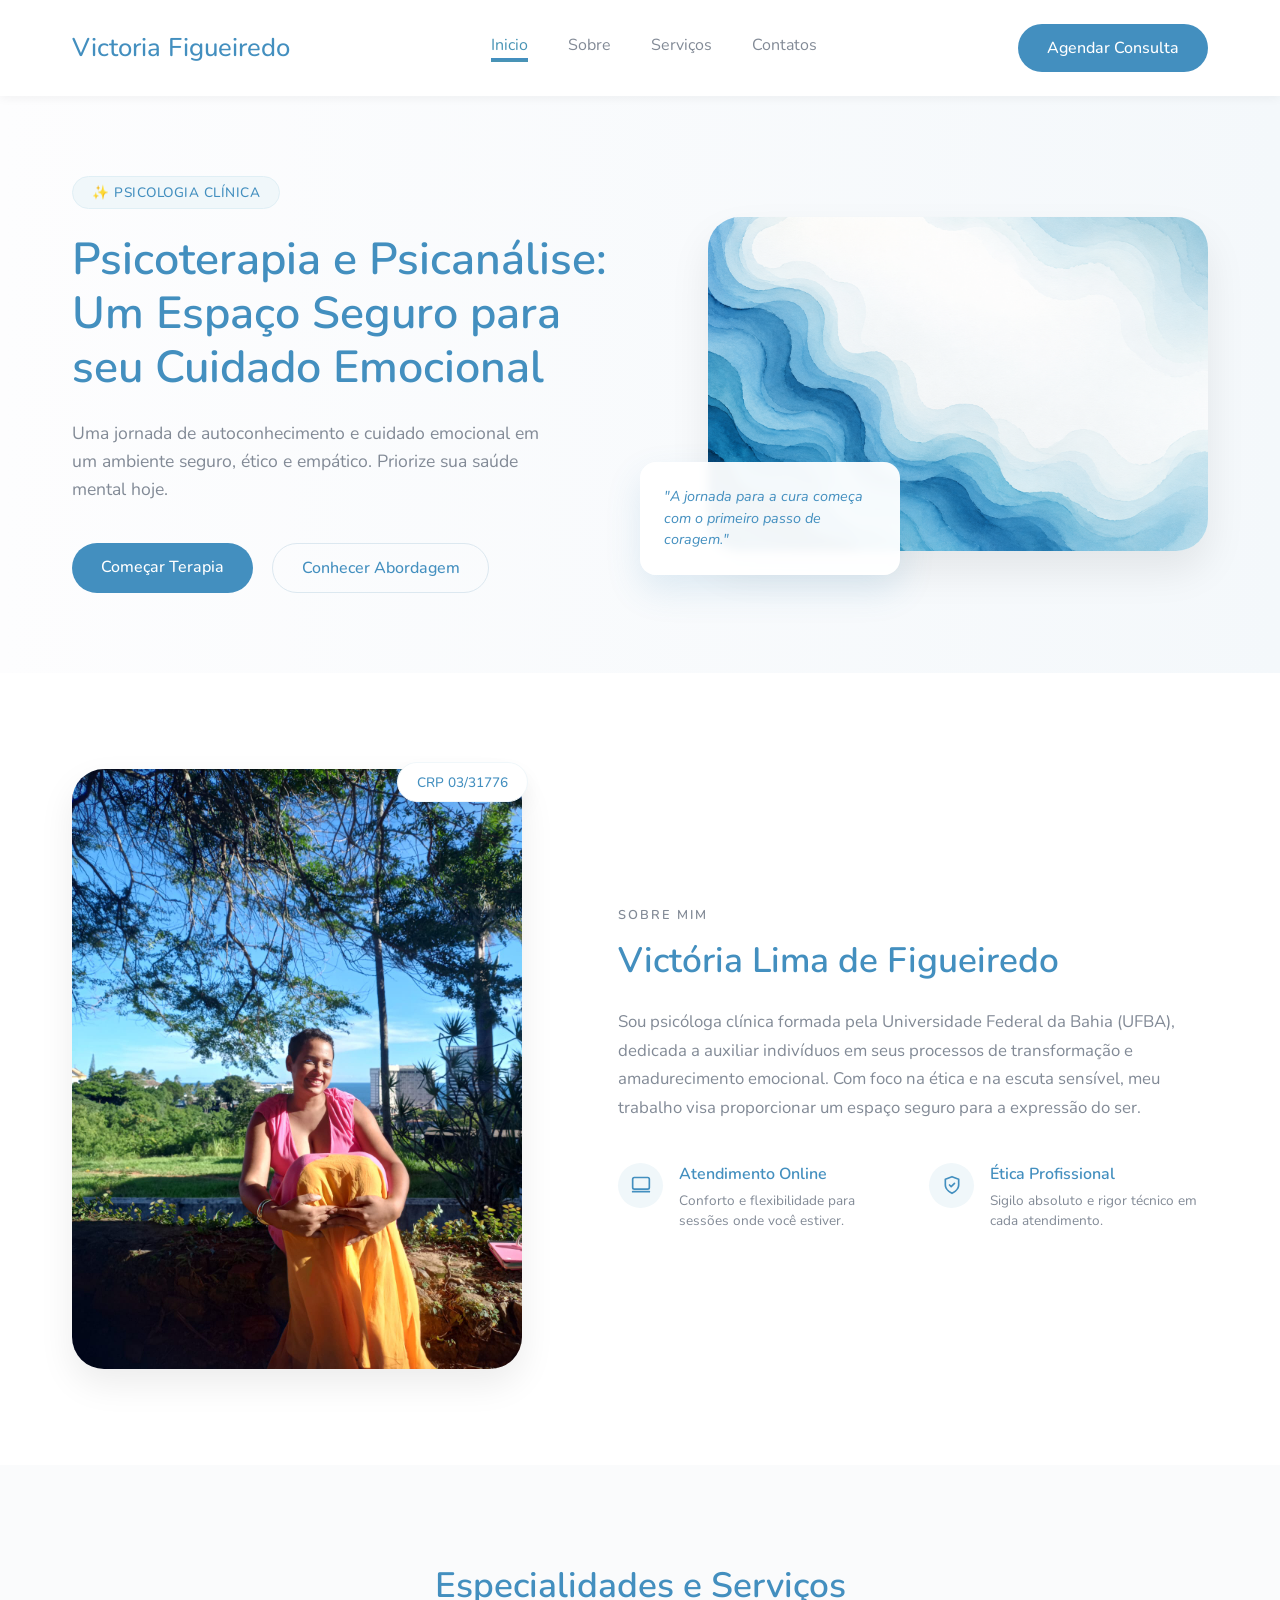
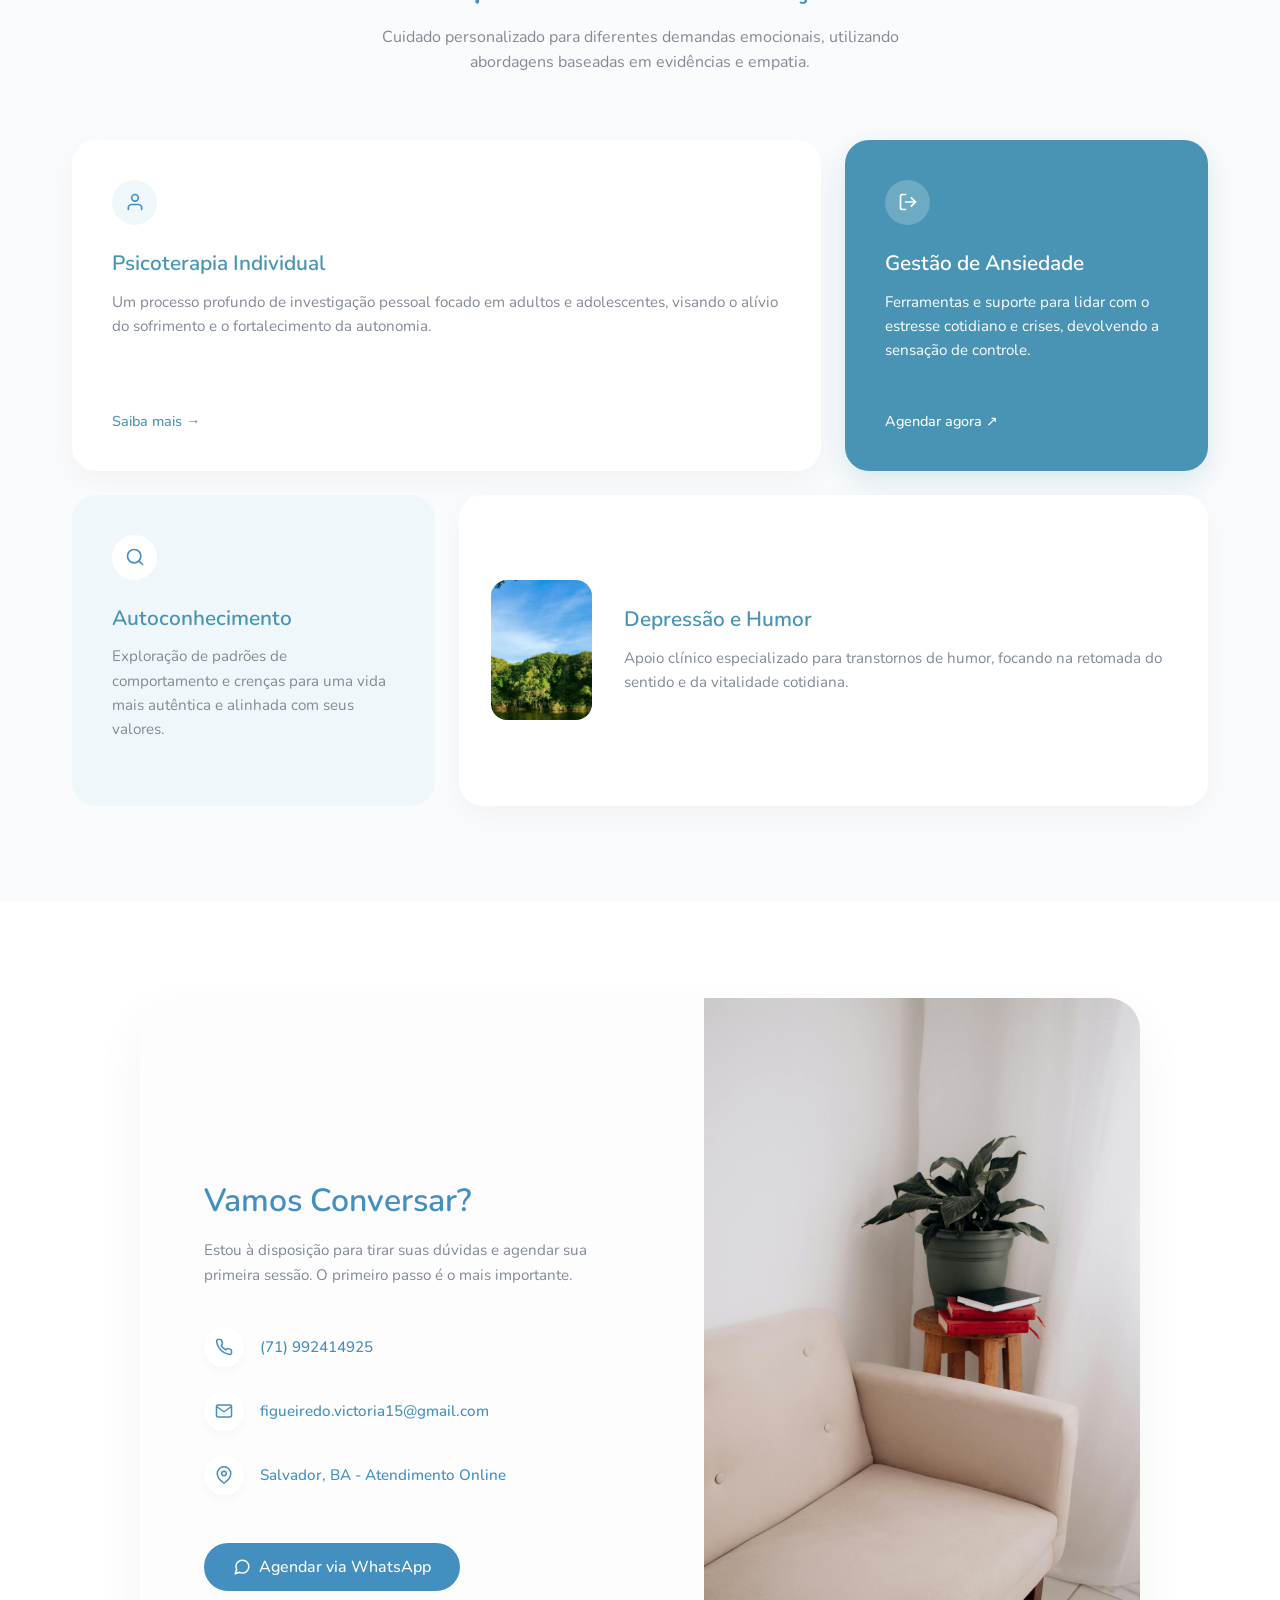
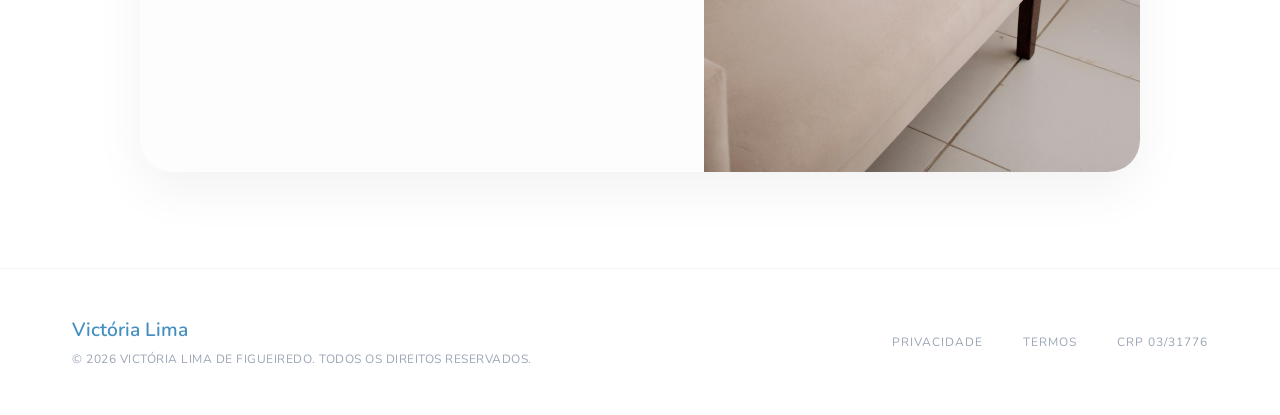
<file: index.html>
<!DOCTYPE html>
<html lang="pt-br">
<head>
    <meta name="viewport" content="width=device-width, initial-scale=1.0">
    <meta charset="UTF-8">
    <meta name="description" content="Atendimento psicológico clínico e psicanálise online e presencial em Salvador, BA. Espaço seguro para autoconhecimento e tratamento de ansiedade e depressão.">
    <title>Victória Figueiredo | Psicóloga Clínica e Psicanalista em Salvador</title>
    <link rel="preconnect" href="https://fonts.googleapis.com">
    <link rel="preconnect" href="https://fonts.gstatic.com" crossorigin>
    <link href="https://fonts.googleapis.com/css2?family=Nunito:ital,wght@0,300;0,400;0,500;0,600;0,700&display=swap" rel="stylesheet">
    <link rel="stylesheet" href="style.css">
</head>
<body>
    <header class="header">
        <nav class="navbar">
            <a href="#inicio" class="logo">
                Victoria Figueiredo
            </a>
            <ul class="nav-links">
                <li><a href="#inicio" class="active">Inicio</a></li>
                <li><a href="#sobre" >Sobre</a></li>
                <li><a href="#servicos" >Serviços</a></li>
                <li><a href="#contato" >Contatos</a></li>
            </ul>
            <a href="#contato" class="btn-agendar">Agendar Consulta</a>
        </nav>
    </header>

    <!-- Seção Hero -->

    <section class="hero" id="inicio">
        <div class="hero-container">
            <div class="hero-content">
                <span class="badge">✨ PSICOLOGIA CLÍNICA </span>
                <h1>Psicoterapia e Psicanálise: Um Espaço Seguro para seu Cuidado Emocional</h1>
                <p>Uma jornada de autoconhecimento e cuidado emocional em um ambiente seguro, ético e empático. Priorize sua saúde mental hoje.</p>

                <div class="hero-button">
                    <a href="#contato" class="btn-primary">Começar Terapia</a>
                    <a href="#sobre" class="btn-outline">Conhecer Abordagem</a>
                </div>
            </div>
            <div class="hero-image-wrapper">
                <img src="img/hero.png" alt="Arte abstrata colorida" class="hero-image">
                 <div class="floating-card">
                    <p>"A jornada para a cura começa com o primeiro passo de coragem."</p>
                 </div>
            </div>

        </div>
    </section>

    <!-- Seção Sobre Mim -->

    <section class="about" id="sobre">
        <div class="about-container">
            <div class="about-image-wrapper">
                <img src="img/foto-perfil.jpg" alt="Retrato da Psicóloga Victória Lima de Figueiredo em Salvador" class="about-image">
                <div class="crp-badge">CRP 03/31776</div>
            </div>
            <div class="about-content">
                <span class="section-subtitle">SOBRE MIM</span>
                <h2>Victória Lima de Figueiredo</h2> 
                <p>Sou psicóloga clínica formada pela Universidade Federal da Bahia (UFBA), dedicada a auxiliar indivíduos em seus processos de transformação e amadurecimento emocional. Com foco na ética e na escuta sensível, meu trabalho visa proporcionar um espaço seguro para a expressão do ser.</p>

                <div class="about-features">
                    <div class="feature-item">
                        <div class="feature-icon">
                            <svg width="20" height="20" viewBox="0 0 24 24" fill="none" stroke="#438fbf" stroke-width="2" stroke-linecap="round" stroke-linejoin="round"><rect x="2" y="3" width="20" height="14" rx="2" ry="2"></rect><line x1="2" y1="20" x2="22" y2="20"></line></svg>
                        </div>
                        <div class="feature-text">
                            <h3>Atendimento Online</h3>
                            <p>Conforto e flexibilidade para sessões onde você estiver.</p>
                        </div>
                    </div>
                    <div class="feature-item">
                        <div class="feature-icon">
                            <svg width="20" height="20" viewBox="0 0 24 24" fill="none" stroke="#438fbf" stroke-width="2" stroke-linecap="round" stroke-linejoin="round"><path d="M12 22s8-4 8-10V5l-8-3-8 3v7c0 6 8 10 8 10z"></path><polyline points="9 12 11 14 15 10"></polyline></svg>
                        </div>
                        <div class="feature-text">
                            <h3>Ética Profissional</h3>
                            <p>Sigilo absoluto e rigor técnico em cada atendimento.</p>
                        </div>
                    </div>
                </div>
            </div>

        </div>
    </section>

    <!-- Seção de Serviços -->

    <section class="services" id="servicos">
        <div class="services-header">
            <h2> Especialidades e Serviços</h2>
            <p>Cuidado personalizado para diferentes demandas emocionais, utilizando abordagens baseadas em evidências e empatia.</p>
        </div>

        <div class="bento-grid">
            <div class="bento-card card-wide bg-white">
                <div class="icon-circle">
                    <svg width="20" height="20" viewBox="0 0 24 24" fill="none" stroke="#438fbf" stroke-width="2" stroke-linecap="round" stroke-linejoin="round"><path d="M20 21v-2a4 4 0 0 0-4-4H8a4 4 0 0 0-4 4v2"></path><circle cx="12" cy="7" r="4"></circle></svg>
                </div>
                <h3>Psicoterapia Individual</h3>
                <p>Um processo profundo de investigação pessoal focado em adultos e adolescentes, visando o alívio do sofrimento e o fortalecimento da autonomia.</p>
                <a href="#inicio" class="card-link">Saiba mais &rarr;</a>
            </div>
            <div class="bento-card card-narrow bg-blue">
                <div class="icon-circle icon-transparent">
                    <svg width="20" height="20" viewBox="0 0 24 24" fill="none" stroke="#ffffff" stroke-width="2" stroke-linecap="round" stroke-linejoin="round"><path d="M9 21H5a2 2 0 0 1-2-2V5a2 2 0 0 1 2-2h4"></path><polyline points="16 17 21 12 16 7"></polyline><line x1="21" y1="12" x2="9" y2="12"></line></svg>
                </div>
                <h3>Gestão de Ansiedade</h3>
                <p>Ferramentas e suporte para lidar com o estresse cotidiano e crises, devolvendo a sensação de controle.</p></p>
                <a href="#contato" class="card-link link-white">Agendar agora &nearr;</a>
            </div>
            <div class="bento-card card-narrow bg-light">
                <div class="icon-circle bg-white-icon">
                    <svg width="20" height="20" viewBox="0 0 24 24" fill="none" stroke="#438fbf" stroke-width="2" stroke-linecap="round" stroke-linejoin="round"><circle cx="11" cy="11" r="8"></circle><line x1="21" y1="21" x2="16.65" y2="16.65"></line></svg>
                </div>
                <h3>Autoconhecimento</h3>
                <p>Exploração de padrões de comportamento e crenças para uma vida mais autêntica e alinhada com seus valores.</p>
            </div>
            <div class="bento-card card-wide bg-white card-horizontal">
                <img src="img/lugar-acolhedor.jpg" alt="Paisagem de arvores e rio" class="card-img">
                <div class="horizontal-content">
                    <h3>Depressão e Humor</h3>
                    <p>Apoio clínico especializado para transtornos de humor, focando na retomada do sentido e da vitalidade cotidiana.</p>
                </div>
            </div>
        </div>
    </section>

    <!-- Seção de Contato -->
    <section class="contact-section" id="contato">
        <div class="contact-card">
                <div class="contact-info">
                    <h2>Vamos Conversar?</h2>
                    <p>Estou à disposição para tirar suas dúvidas e agendar sua primeira sessão. O primeiro passo é o mais importante.</p>
                <div class="contact-list">
                    <div class="contact-item">
                        <div class="contact-icon">
                            <svg width="18" height="18" viewBox="0 0 24 24" fill="none" stroke="#438fbf" stroke-width="2" stroke-linecap="round" stroke-linejoin="round"><path d="M22 16.92v3a2 2 0 0 1-2.18 2 19.79 19.79 0 0 1-8.63-3.07 19.5 19.5 0 0 1-6-6 19.79 19.79 0 0 1-3.07-8.67A2 2 0 0 1 4.11 2h3a2 2 0 0 1 2 1.72 12.84 12.84 0 0 0 .7 2.81 2 2 0 0 1-.45 2.11L8.09 9.91a16 16 0 0 0 6 6l1.27-1.27a2 2 0 0 1 2.11-.45 12.84 12.84 0 0 0 2.81.7A2 2 0 0 1 22 16.92z"></path></svg>
                        </div>
                        <span>(71) 992414925 </span>
                    </div>
                    <div class="contact-item">
                        <div class="contact-icon">
                            <svg width="18" height="18" viewBox="0 0 24 24" fill="none" stroke="#438fbf" stroke-width="2" stroke-linecap="round" stroke-linejoin="round"><path d="M4 4h16c1.1 0 2 .9 2 2v12c0 1.1-.9 2-2 2H4c-1.1 0-2-.9-2-2V6c0-1.1.9-2 2-2z"></path><polyline points="22,6 12,13 2,6"></polyline></svg>
                        </div>
                        <span>figueiredo.victoria15@gmail.com</span>
                    </div>
                    <div class="contact-item">
                        <div class="contact-icon">
                            <svg width="18" height="18" viewBox="0 0 24 24" fill="none" stroke="#438fbf" stroke-width="2" stroke-linecap="round" stroke-linejoin="round"><path d="M21 10c0 7-9 13-9 13s-9-6-9-13a9 9 0 0 1 18 0z"></path><circle cx="12" cy="10" r="3"></circle></svg>
                        </div>
                        <span>Salvador, BA - Atendimento Online</span>
                    </div>
                </div>
                <a href="https://wa.me/5571992414925?text=Olá,%20gostaria%20de%20agendar%20uma%20sessão!" target="_blank" class="btn-whatsapp">
                    <svg width="18" height="18" viewBox="0 0 24 24" fill="none" stroke="currentColor" stroke-width="2" stroke-linecap="round" stroke-linejoin="round" style="margin-right: 8px;"><path d="M21 11.5a8.38 8.38 0 0 1-.9 3.8 8.5 8.5 0 0 1-7.6 4.7 8.38 8.38 0 0 1-3.8-.9L3 21l1.9-5.7a8.38 8.38 0 0 1-.9-3.8 8.5 8.5 0 0 1 4.7-7.6 8.38 8.38 0 0 1 3.8-.9h.5a8.48 8.48 0 0 1 8 8v.5z"></path></svg>
                    Agendar via WhatsApp
                </a>
            </div>

            <div class="contact-image">
                <img src="img/consultorio.jpg" alt="Consultório de Psicologia">
            </div>
        </div>
    </section>
</body>
<footer class="footer">
    <div class="footer-container">
        <div class="footer-left">
            <a href="#" class="footer-logo">Victória Lima</a>
            <p class="copyright">&copy; 2026 VICTÓRIA LIMA DE FIGUEIREDO. TODOS OS DIREITOS RESERVADOS.</p>
        </div>
        <div class="footer-right">
            <a href="privacidade.html" class="footer-link">Privacidade</a>
            <a href="termos.html" class="footer-link">Termos</a>
            <span class="footer-crp">CRP 03/31776</span>
        </div>
    </div>
</footer>
</html>
</file>
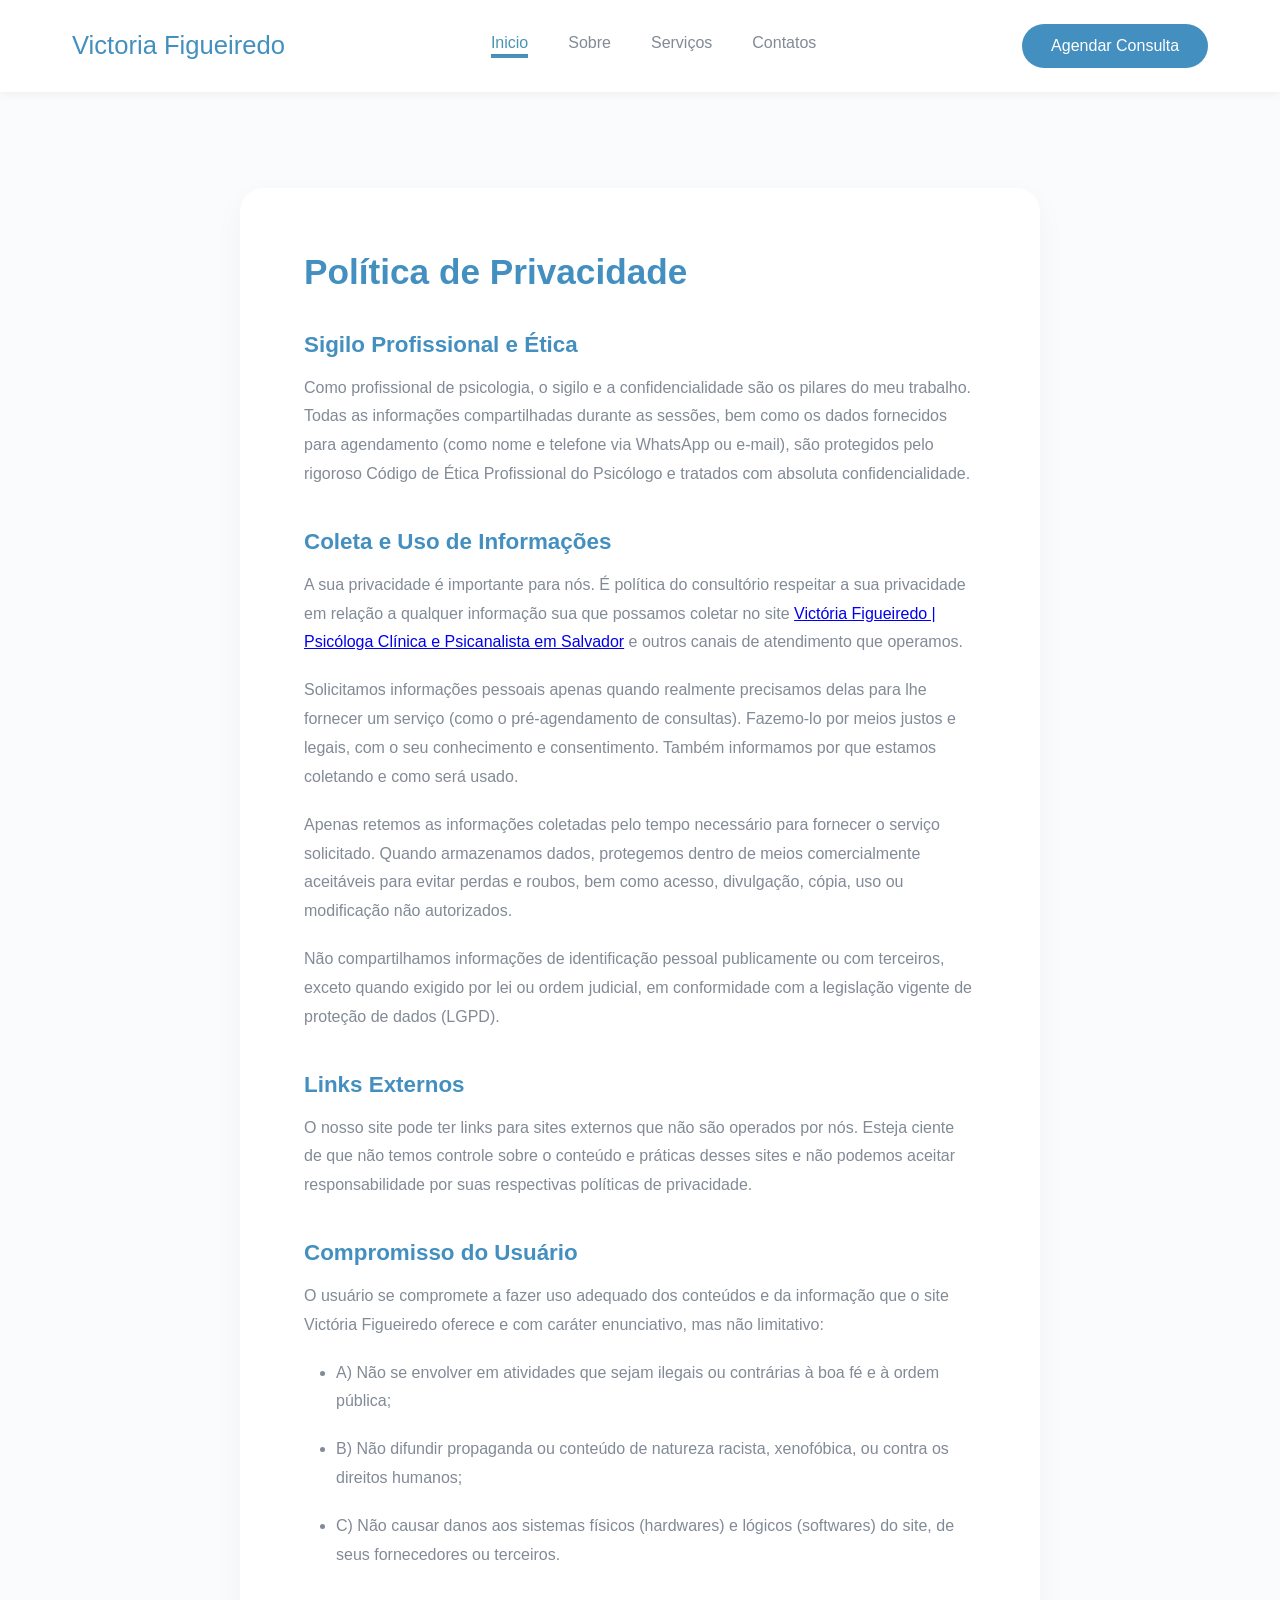
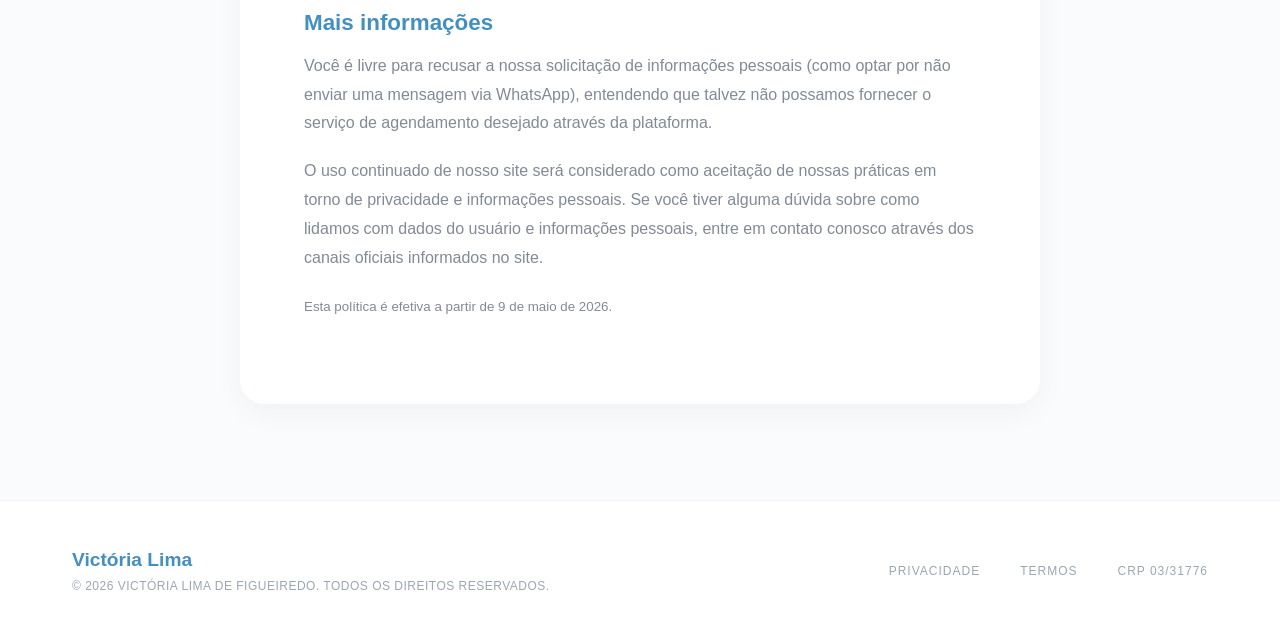
<file: privacidade.html>
<!DOCTYPE html>
<html lang="pt-br">
<head>
    <meta charset="UTF-8">
    <meta name="description" content="Atendimento psicológico clínico e psicanálise online e presencial em Salvador, BA. Espaço seguro para autoconhecimento e tratamento de ansiedade e depressão.">
    <title>Victória Figueiredo | Psicóloga Clínica e Psicanalista em Salvador</title>
    <link rel="stylesheet" href="style.css">
</head>
<body>
    <header class="header">
        <nav class="navbar">
            <a href="index.html#inicio" class="logo">
                Victoria Figueiredo
            </a>
            <ul class="nav-links">
                <li><a href="index.html#inicio" class="active">Inicio</a></li>
                <li><a href="index.html#sobre" >Sobre</a></li>
                <li><a href="index.html#servicos" >Serviços</a></li>
                <li><a href="index.html#contato" >Contatos</a></li>
            </ul>
            <a href="#contato" class="btn-agendar">Agendar Consulta</a>
        </nav>
    </header>
<body>
    <!-- ÁREA DO CONTEÚDO LEGAL: POLÍTICA DE PRIVACIDADE -->
    <main class="legal-section">
        <div class="legal-container">
            
            <h1>Política de Privacidade</h1>

            <h2>Sigilo Profissional e Ética</h2>
            <p>Como profissional de psicologia, o sigilo e a confidencialidade são os pilares do meu trabalho. Todas as informações compartilhadas durante as sessões, bem como os dados fornecidos para agendamento (como nome e telefone via WhatsApp ou e-mail), são protegidos pelo rigoroso Código de Ética Profissional do Psicólogo e tratados com absoluta confidencialidade.</p>

            <h2>Coleta e Uso de Informações</h2>
            <p>A sua privacidade é importante para nós. É política do consultório respeitar a sua privacidade em relação a qualquer informação sua que possamos coletar no site <a href="https://victoria-figueiredo.netlify.app/">Victória Figueiredo | Psicóloga Clínica e Psicanalista em Salvador</a> e outros canais de atendimento que operamos.</p>
            <p>Solicitamos informações pessoais apenas quando realmente precisamos delas para lhe fornecer um serviço (como o pré-agendamento de consultas). Fazemo-lo por meios justos e legais, com o seu conhecimento e consentimento. Também informamos por que estamos coletando e como será usado.</p>
            <p>Apenas retemos as informações coletadas pelo tempo necessário para fornecer o serviço solicitado. Quando armazenamos dados, protegemos dentro de meios comercialmente aceitáveis para evitar perdas e roubos, bem como acesso, divulgação, cópia, uso ou modificação não autorizados.</p>
            <p>Não compartilhamos informações de identificação pessoal publicamente ou com terceiros, exceto quando exigido por lei ou ordem judicial, em conformidade com a legislação vigente de proteção de dados (LGPD).</p>

            <h2>Links Externos</h2>
            <p>O nosso site pode ter links para sites externos que não são operados por nós. Esteja ciente de que não temos controle sobre o conteúdo e práticas desses sites e não podemos aceitar responsabilidade por suas respectivas políticas de privacidade.</p>

            <h2>Compromisso do Usuário</h2>
            <p>O usuário se compromete a fazer uso adequado dos conteúdos e da informação que o site Victória Figueiredo oferece e com caráter enunciativo, mas não limitativo:</p>
            <ul>
                <li>A) Não se envolver em atividades que sejam ilegais ou contrárias à boa fé e à ordem pública;</li>
                <li>B) Não difundir propaganda ou conteúdo de natureza racista, xenofóbica, ou contra os direitos humanos;</li>
                <li>C) Não causar danos aos sistemas físicos (hardwares) e lógicos (softwares) do site, de seus fornecedores ou terceiros.</li>
            </ul>

            <h2>Mais informações</h2>
            <p>Você é livre para recusar a nossa solicitação de informações pessoais (como optar por não enviar uma mensagem via WhatsApp), entendendo que talvez não possamos fornecer o serviço de agendamento desejado através da plataforma.</p>
            <p>O uso continuado de nosso site será considerado como aceitação de nossas práticas em torno de privacidade e informações pessoais. Se você tiver alguma dúvida sobre como lidamos com dados do usuário e informações pessoais, entre em contato conosco através dos canais oficiais informados no site.</p>
            
            <p><small>Esta política é efetiva a partir de 9 de maio de 2026.</small></p>

        </div>
    </main>
    
</body>
<footer class="footer">
    <div class="footer-container">
        <div class="footer-left">
            <a href="#" class="footer-logo">Victória Lima</a>
            <p class="copyright">&copy; 2026 VICTÓRIA LIMA DE FIGUEIREDO. TODOS OS DIREITOS RESERVADOS.</p>
        </div>
        <div class="footer-right">
            <a href="privacidade.html" class="footer-link">Privacidade</a>
            <a href="termos.html" class="footer-link">Termos</a>
            <span class="footer-crp">CRP 03/31776</span>
        </div>
    </div>
</footer>
</html>
</file>
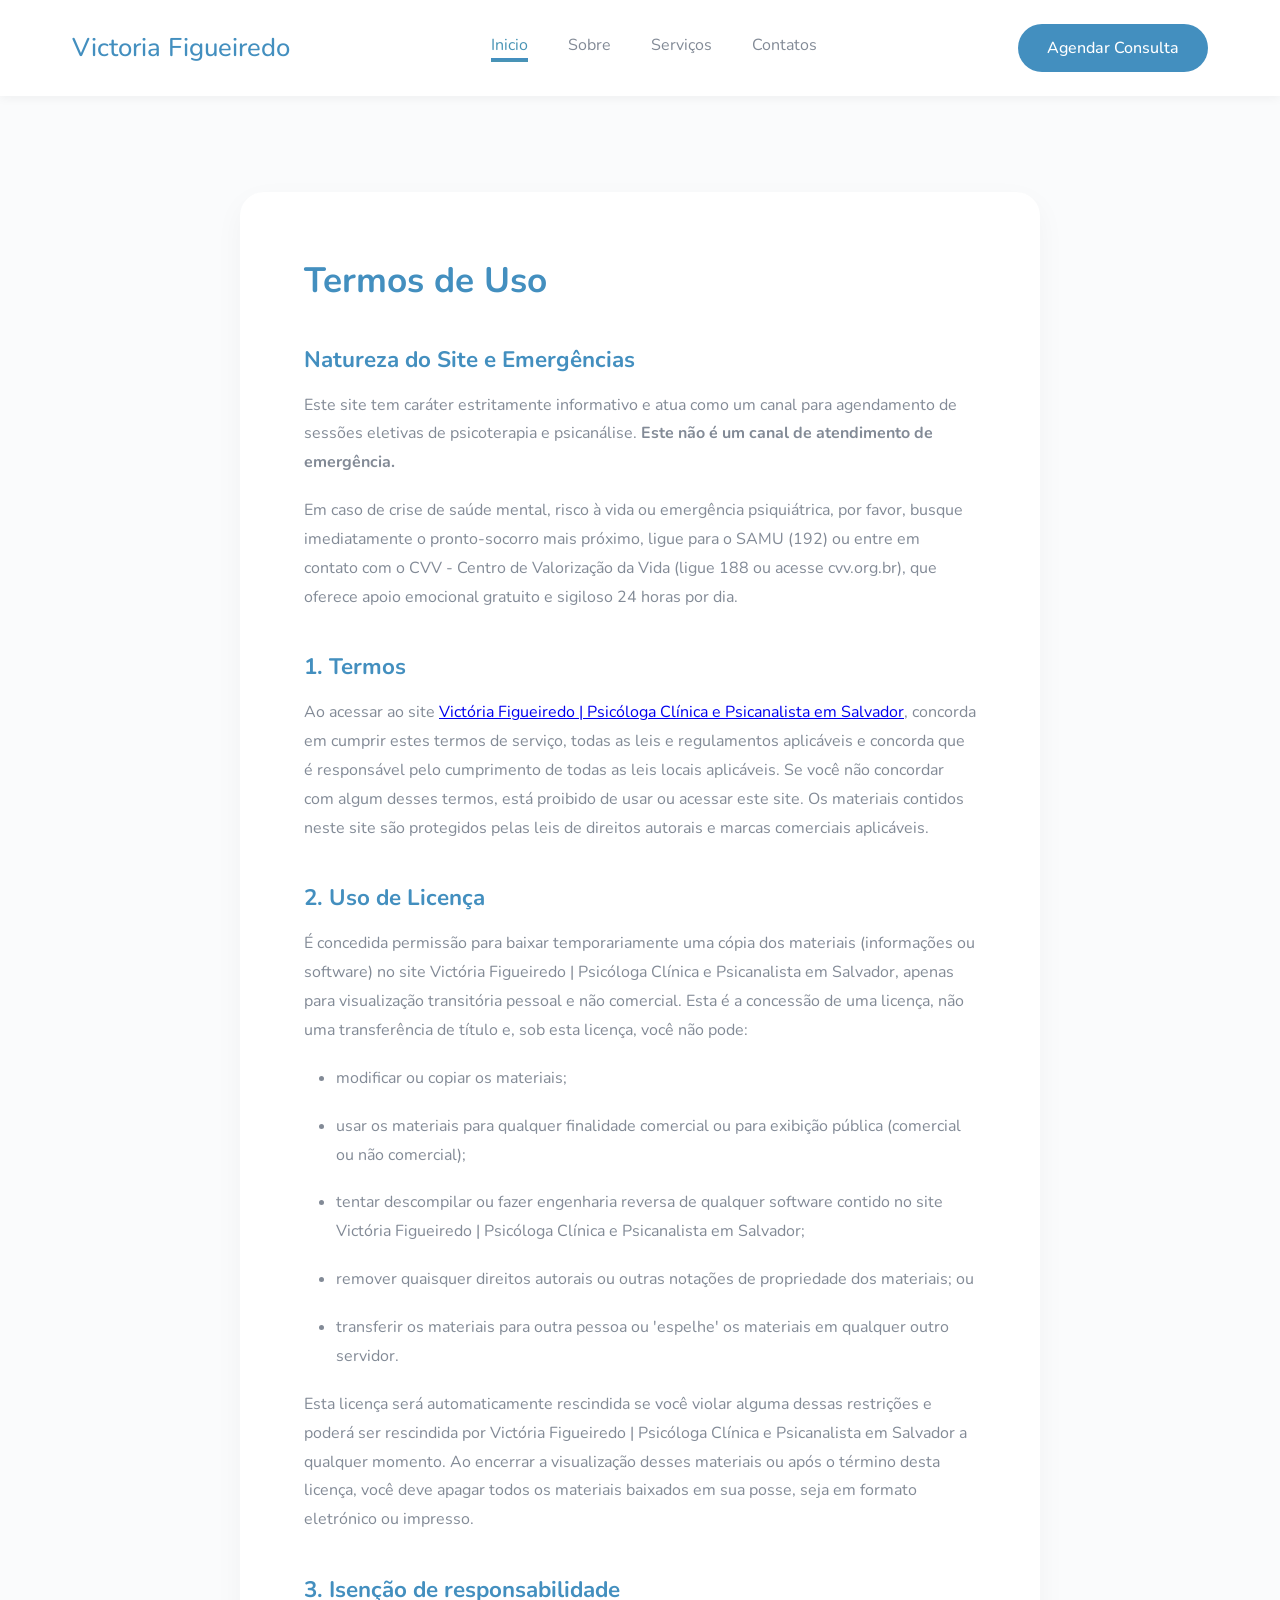
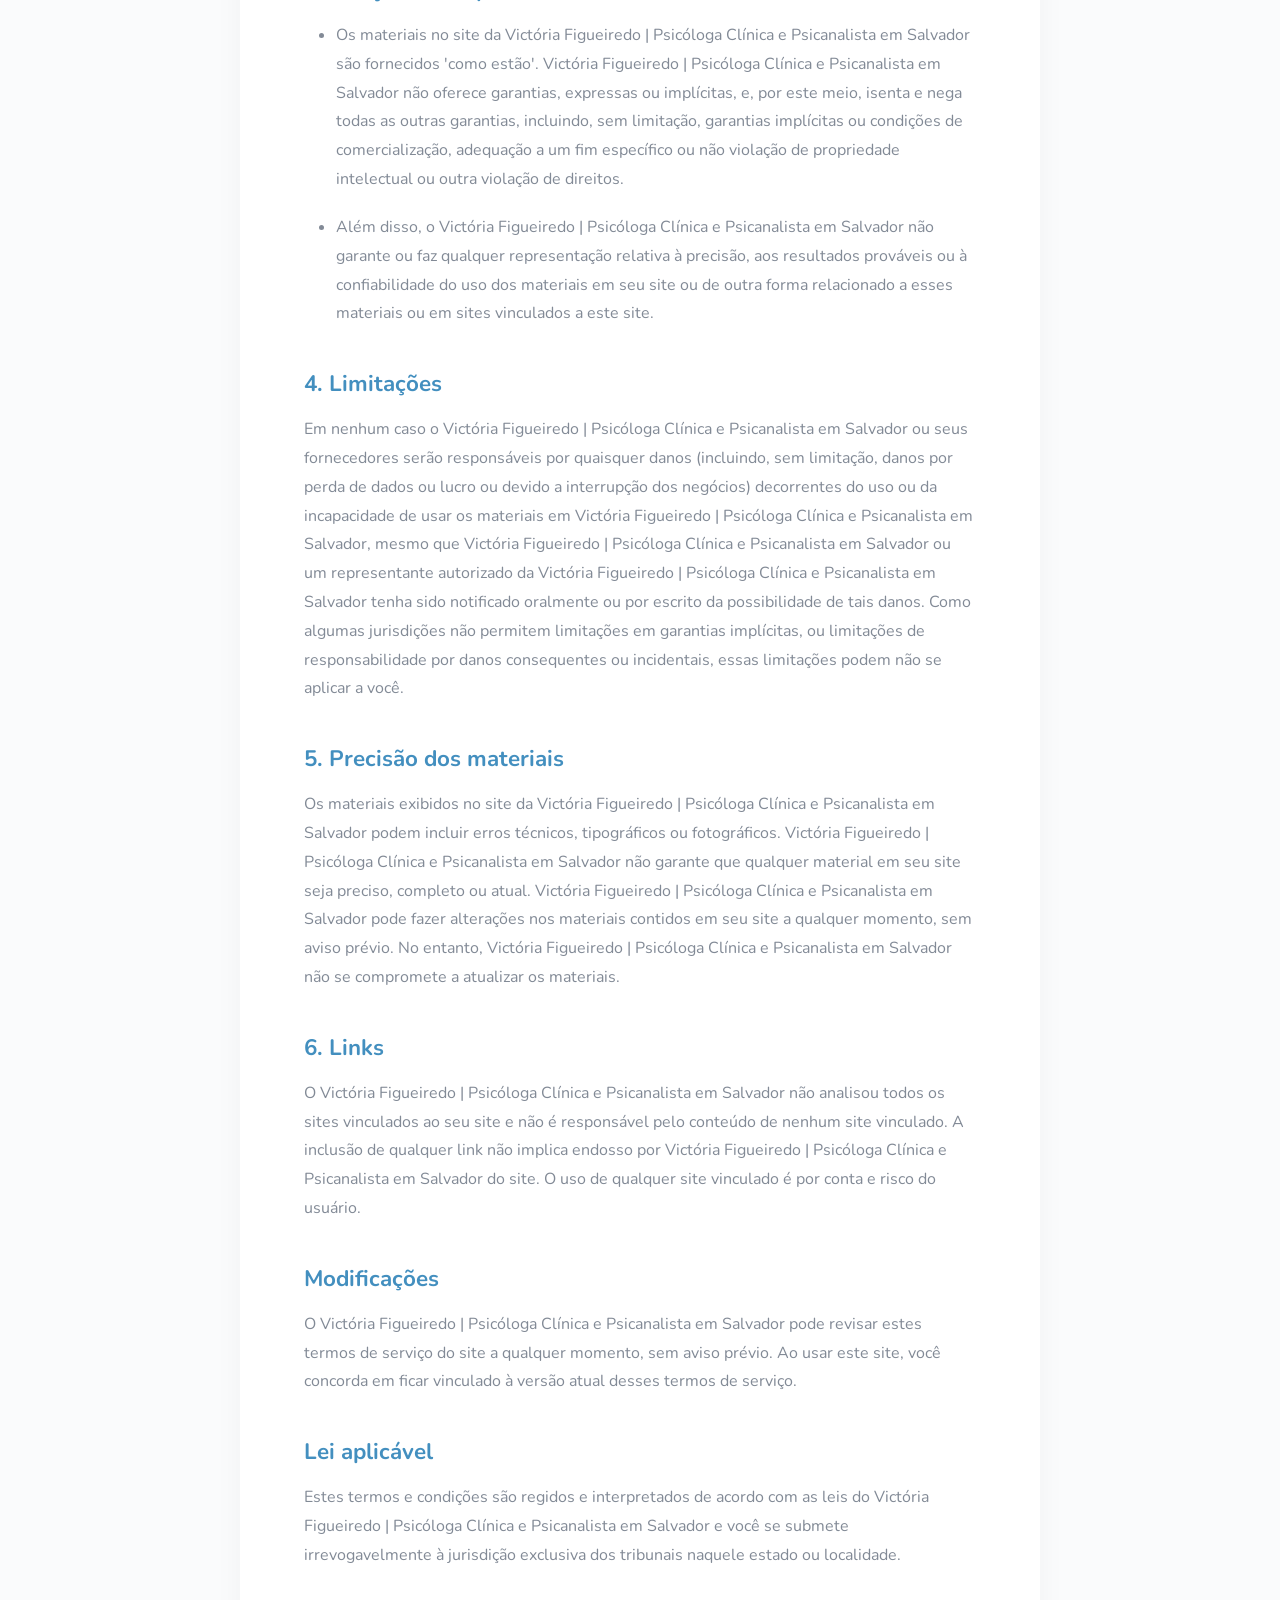
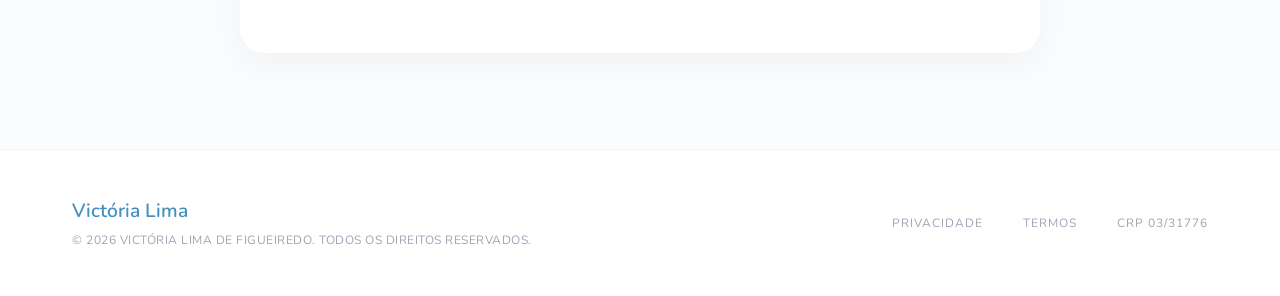
<file: termos.html>
<!DOCTYPE html>
<html lang="pt-br">
<head>
    <meta charset="UTF-8">
    <meta name="description" content="Atendimento psicológico clínico e psicanálise online e presencial em Salvador, BA. Espaço seguro para autoconhecimento e tratamento de ansiedade e depressão.">
    <title>Victória Figueiredo | Psicóloga Clínica e Psicanalista em Salvador</title>
    <link rel="preconnect" href="https://fonts.googleapis.com">
    <link rel="preconnect" href="https://fonts.gstatic.com" crossorigin>
    <link href="https://fonts.googleapis.com/css2?family=Nunito:ital,wght@0,300;0,400;0,500;0,600;0,700&display=swap" rel="stylesheet">
    <link rel="stylesheet" href="style.css">
</head>
<body>
    <header class="header">
        <nav class="navbar">
            <a href="index.html#inicio" class="logo">
                Victoria Figueiredo
            </a>
            <ul class="nav-links">
                <li><a href="index.html#inicio" class="active">Inicio</a></li>
                <li><a href="index.html#sobre" >Sobre</a></li>
                <li><a href="index.html#servicos" >Serviços</a></li>
                <li><a href="index.html#contato" >Contatos</a></li>
            </ul>
            <a href="#contato" class="btn-agendar">Agendar Consulta</a>
        </nav>
    </header>
<body>
    
    <main class="legal-section">
        <div class="legal-container">
            
            <h1>Termos de Uso</h1>

            <h2>Natureza do Site e Emergências</h2>
            <p>Este site tem caráter estritamente informativo e atua como um canal para agendamento de sessões eletivas de psicoterapia e psicanálise. <strong>Este não é um canal de atendimento de emergência.</strong></p>
            <p>Em caso de crise de saúde mental, risco à vida ou emergência psiquiátrica, por favor, busque imediatamente o pronto-socorro mais próximo, ligue para o SAMU (192) ou entre em contato com o CVV - Centro de Valorização da Vida (ligue 188 ou acesse cvv.org.br), que oferece apoio emocional gratuito e sigiloso 24 horas por dia.</p>

            <h2>1. Termos</h2>
            <p>Ao acessar ao site <a href="https://victoria-figueiredo.netlify.app/">Victória Figueiredo | Psicóloga Clínica e Psicanalista em Salvador</a>, concorda em cumprir estes termos de serviço, todas as leis e regulamentos aplicáveis e concorda que é responsável pelo cumprimento de todas as leis locais aplicáveis. Se você não concordar com algum desses termos, está proibido de usar ou acessar este site. Os materiais contidos neste site são protegidos pelas leis de direitos autorais e marcas comerciais aplicáveis.</p>
            
            <h2>2. Uso de Licença</h2>
            <p>É concedida permissão para baixar temporariamente uma cópia dos materiais (informações ou software) no site Victória Figueiredo | Psicóloga Clínica e Psicanalista em Salvador, apenas para visualização transitória pessoal e não comercial. Esta é a concessão de uma licença, não uma transferência de título e, sob esta licença, você não pode:</p>
            <ul>
                <li>modificar ou copiar os materiais;</li>
                <li>usar os materiais para qualquer finalidade comercial ou para exibição pública (comercial ou não comercial);</li>
                <li>tentar descompilar ou fazer engenharia reversa de qualquer software contido no site Victória Figueiredo | Psicóloga Clínica e Psicanalista em Salvador;</li>
                <li>remover quaisquer direitos autorais ou outras notações de propriedade dos materiais; ou</li>
                <li>transferir os materiais para outra pessoa ou 'espelhe' os materiais em qualquer outro servidor.</li>
            </ul>
            <p>Esta licença será automaticamente rescindida se você violar alguma dessas restrições e poderá ser rescindida por Victória Figueiredo | Psicóloga Clínica e Psicanalista em Salvador a qualquer momento. Ao encerrar a visualização desses materiais ou após o término desta licença, você deve apagar todos os materiais baixados em sua posse, seja em formato eletrónico ou impresso.</p>
            
            <h2>3. Isenção de responsabilidade</h2>
            <ul>
                <li>Os materiais no site da Victória Figueiredo | Psicóloga Clínica e Psicanalista em Salvador são fornecidos 'como estão'. Victória Figueiredo | Psicóloga Clínica e Psicanalista em Salvador não oferece garantias, expressas ou implícitas, e, por este meio, isenta e nega todas as outras garantias, incluindo, sem limitação, garantias implícitas ou condições de comercialização, adequação a um fim específico ou não violação de propriedade intelectual ou outra violação de direitos.</li>
                <li>Além disso, o Victória Figueiredo | Psicóloga Clínica e Psicanalista em Salvador não garante ou faz qualquer representação relativa à precisão, aos resultados prováveis ou à confiabilidade do uso dos materiais em seu site ou de outra forma relacionado a esses materiais ou em sites vinculados a este site.</li>
            </ul>
            
            <h2>4. Limitações</h2>
            <p>Em nenhum caso o Victória Figueiredo | Psicóloga Clínica e Psicanalista em Salvador ou seus fornecedores serão responsáveis por quaisquer danos (incluindo, sem limitação, danos por perda de dados ou lucro ou devido a interrupção dos negócios) decorrentes do uso ou da incapacidade de usar os materiais em Victória Figueiredo | Psicóloga Clínica e Psicanalista em Salvador, mesmo que Victória Figueiredo | Psicóloga Clínica e Psicanalista em Salvador ou um representante autorizado da Victória Figueiredo | Psicóloga Clínica e Psicanalista em Salvador tenha sido notificado oralmente ou por escrito da possibilidade de tais danos. Como algumas jurisdições não permitem limitações em garantias implícitas, ou limitações de responsabilidade por danos consequentes ou incidentais, essas limitações podem não se aplicar a você.</p>
            
            <h2>5. Precisão dos materiais</h2>
            <p>Os materiais exibidos no site da Victória Figueiredo | Psicóloga Clínica e Psicanalista em Salvador podem incluir erros técnicos, tipográficos ou fotográficos. Victória Figueiredo | Psicóloga Clínica e Psicanalista em Salvador não garante que qualquer material em seu site seja preciso, completo ou atual. Victória Figueiredo | Psicóloga Clínica e Psicanalista em Salvador pode fazer alterações nos materiais contidos em seu site a qualquer momento, sem aviso prévio. No entanto, Victória Figueiredo | Psicóloga Clínica e Psicanalista em Salvador não se compromete a atualizar os materiais.</p>
            
            <h2>6. Links</h2>
            <p>O Victória Figueiredo | Psicóloga Clínica e Psicanalista em Salvador não analisou todos os sites vinculados ao seu site e não é responsável pelo conteúdo de nenhum site vinculado. A inclusão de qualquer link não implica endosso por Victória Figueiredo | Psicóloga Clínica e Psicanalista em Salvador do site. O uso de qualquer site vinculado é por conta e risco do usuário.</p>
            
            <h3>Modificações</h3>
            <p>O Victória Figueiredo | Psicóloga Clínica e Psicanalista em Salvador pode revisar estes termos de serviço do site a qualquer momento, sem aviso prévio. Ao usar este site, você concorda em ficar vinculado à versão atual desses termos de serviço.</p>
            
            <h3>Lei aplicável</h3>
            <p>Estes termos e condições são regidos e interpretados de acordo com as leis do Victória Figueiredo | Psicóloga Clínica e Psicanalista em Salvador e você se submete irrevogavelmente à jurisdição exclusiva dos tribunais naquele estado ou localidade.</p>
            
        </div>
    </main>
</body>
<footer class="footer">
    <div class="footer-container">
        <div class="footer-left">
            <a href="#" class="footer-logo">Victória Lima</a>
            <p class="copyright">&copy; 2026 VICTÓRIA LIMA DE FIGUEIREDO. TODOS OS DIREITOS RESERVADOS.</p>
        </div>
        <div class="footer-right">
            <a href="privacidade.html" class="footer-link">Privacidade</a>
            <a href="termos.html" class="footer-link">Termos</a>
            <span class="footer-crp">CRP 03/31776</span>
        </div>
    </div>
</footer>
</html>
</file>
<file: style.css>
* {
    margin: 0;
    padding: 0;
    box-sizing: border-box;
    font-family: 'Nunito', sans-serif; 
}

html {
    scroll-behavior: smooth;
}

/* --- HEADER SECTION --- */

.header {
    width: 100%;
    background-color:#ffffff;
    padding: 1.5rem 0;
    display: flex;
    justify-content: center;
    box-shadow: 0 2px 10px rgba(0, 0, 0, 0.05);

    position: sticky;
    top: 0;
    z-index: 1000; /
}

.navbar {
    display: flex;
    justify-content: space-between;
    align-items: center;

    width: 100%;
    max-width: 1200px;
    margin: 0 auto;
    padding: 0 2rem;
}

.logo {
    text-decoration: none;
    color: #438fbf;
    font-size: 1.6rem;
    font-weight: 500;
}

.nav-links {
    display: flex;
    list-style: none;
    gap: 2.5rem;
}

.nav-links li {
    display: flex;
    align-items: center;
}

.nav-links a {
    text-decoration: none;
    color: #828a96;
    font-size: 1rem;
    font-weight: 400;
    transition: color 0.3s ease;
    padding-bottom: 5px;
    position: relative;
}

.nav-links a:hover {
    color: #438fbf;
}


.nav-links a.active{
    color: #4994b5;
    border-bottom: 2px solid #4994b5;
    padding-bottom: 4px;
}

.nav-links a.active::after{
    content: ' ';
    position: absolute;
    width: 100%;
    height: 2px;
    background-color: #438fbf;
    bottom: 0;
    left: 0;
}

.btn-agendar {
    text-decoration: none;
    background-color: #438fbf;
    color: #ffffff;
    padding: 0.8rem 1.8rem;
    border-radius: 50px;
    font-size: 1rem;
    font-weight: 500;
    transition: background-color 0.3s ease;
}

.btn-agendar:hover {
    background-color: #387691;
}

/* --- HERO SECTION --- */

.hero {
    width: 100%;
    background: linear-gradient(to right, #fdfdfe, #f4f8fb);
    padding: 5rem 0;
    overflow: hidden;
}

.hero-container {
    max-width: 1200px;
    margin: 0 auto;
    padding: 0 2rem;
    display: flex;
    align-items: center;
    justify-content: space-between;
    gap: 4rem;
}

.hero-content{
    flex: 1;
    display: flex;
    flex-direction: column;
    align-items: flex-start;
    gap: 1.5rem;
}

.badge {
    background-color: #f0f7fa;
    color: #438fbf;
    padding: 0.4rem 1.2rem;
    border-radius: 50px;
    font-size: 0.85rem;
    font-weight: 500;
    border: 1px solid #e0eff5;
    letter-spacing:  0.5px;
}

.hero-content h1 {
    color: #438fbf;
    font-size: 2.8rem;
    line-height: 1.2;
    font-weight: 600;
}

.hero-content p {
    color: #828a96;
    font-size: 1.1rem;
    line-height: 1.6;
    max-width: 90%;
}

.hero-button {
    display: flex;
    gap: 1.2rem;
    margin-top: 1rem;
}

.btn-primary {
    background-color: #438fbf;
    color: #ffffff;
    text-decoration: none;
    padding: 0.8rem 1.8rem;
    border-radius: 50px;
    font-size: 1rem;
    font-weight: 500;
    transition: background-color 0.3 ease;
}

.btn-primary:hover {
    background-color: #387691;
}

.btn-outline {
    background: transparent;
    color: #438fbf;
    text-decoration: none;
    padding: 0.8rem 1.8rem;
    border-radius: 50px;
    font-size: 1rem;
    font-weight: 500;
    border: 1px solid #dce8f0;
    transition: all0.3 ease;
}

.hero-image-wrapper {
    flex: 1;
    position: relative;
    display: flex;
    justify-content: flex-end;
}

.hero-image {
    width: 100%;
    max-width: 500px;
    border-radius: 2rem;
    box-shadow: 0 20px 40px rgba(0, 0, 0, 0.08);
    object-fit: cover;
}

.floating-card {
    position: absolute;
    bottom: -1.5rem;
    left: -2rem;

    background-color: rgba(255, 255, 255, 0.95);
    padding: 1.5rem; 
    border-radius: 1rem;
    box-shadow: 0 15px 35px rgba(67, 143, 191, 0.15);
    max-width: 260px;
    backdrop-filter: blur(5px);
}

.floating-card p {
    color: #438fbf;
    font-size: 0.9rem;
    line-height: 1.5;
    font-style: italic;
    margin: 0;
}

/* --- SECTION ABOUT ME--- */

.about {
    width: 100% ;
    background-color: white;
    padding: 6rem 0;
}

.about-container {
    max-width: 1200px;
    margin: 0 auto;
    padding: 0 2rem;
    display: flex;
    align-items: center;
    justify-content: space-between;
    gap: 6rem;
}

.about-image-wrapper {
    flex: 1;
    position: relative;
    max-width: 450px;
}

.about-image {
    width: 100%;
    border-radius: 2rem;
    box-shadow: 0 15px 35px rgba(0, 0, 0, 0.08);
    display: block;
}

.crp-badge {
    position: absolute;
    top: -0.4rem;
    right: -0.4rem;

    background-color: white;
    color: #438fbf;
    padding: 0.6rem 1.2rem;
    border-radius: 50px;
    font-size: 0.85rem;
    font-weight: 500;
    box-shadow: 0 10px 20px rgba(0, 0, 0, 0.05);
    border: 1px solid #f0f7fa;
}

.about-content{
    flex: 1.2;
    display: flex;
    flex-direction: column;
    align-items: flex-start;
}

.section-subtitle{
    color: #828a96;
    font-size: 0.8rem;
    font-weight: 600;
    letter-spacing: 2px;
    text-transform: uppercase;
    margin-bottom: 0.8rem;
}

.about-content h2 {
    color: #438fbf;
    font-size: 2.2rem;
    font-weight: 600;
    margin-bottom: 1.5rem;
}

.about-content > p{
    color: #828a96;
    font-size: 1.05rem;
    line-height: 1.7;
    margin-bottom: 2.5rem;
}

.about-features {
    display: flex;
    gap: 2rem;
    width: 100%;
}

.feature-item {
    flex: 1;
    display: flex;
    align-items: flex-start;
    gap: 1rem;
}

.feature-icon {
    background-color: #f0f7fa;
    min-width: 45px;
    height: 45px;
    display: flex;
    justify-content: center;
    align-items: center;
    border-radius: 50%;
}

.feature-text h3 {
    color: #438fbf;
    font-size: 1rem;
    font-weight: 600;
    margin-bottom: 0.4rem;
}

.feature-text p {
    color: #828a96;
    font-size: 0.85rem;
    line-height: 1.5;
    margin: 0;
}

/* --- SECTION SERVICES --- */

.services {
    width: 100%;
    background-color: #fafbfc;
    padding: 6rem 0;
    display: flex;
    flex-direction: column;
    align-items: center;
}

.services-header {
    text-align: center;
    max-width: 600px;
    margin-bottom: 4rem;
    padding: 0 2rem;
}

.services-header h2 {
    color: #438fbf;
    font-size: 2.2rem;
    font-weight: 600;
    margin-bottom: 1rem;
}

.services-header p {
    color: #828a96;
    font-size: 1rem;
    line-height: 1.6;
}

.bento-grid {
    display: grid;
    grid-template-columns: repeat(3, 1fr);
    gap: 1.5rem;
    max-width: 1200px;
    width: 100%;
    padding: 0 2rem;
}

.card-wide {
    grid-column: span 2;
}
.card-narrow {
    grid-column:  span 1;
}

.bento-card {
    border-radius: 1.5rem;
    padding: 2.5rem;
    display: flex;
    flex-direction: column;
    align-items: flex-start;
    justify-content: flex-start;
    transition: transform 0.3s ease, box-shadow 0.3 ease;
}

.bento-card:hover{
    transform: translateY(-5px);
}

.bg-white {
    background-color: white;
    box-shadow: 0 10px 30px rgba(0, 0, 0, 0.04);
}

.bg-blue {
    background-color: #4994b5;
    color: white;
    box-shadow: 0 10px 30px rgba(73, 148, 181, 0.2);
}

.bg-light {
    background-color: #f0f7fa;
}

.bento-card h3 {
    font-size: 1.3rem;
    font-weight: 600;
    margin-top: 1.5rem;
    margin-bottom: 0.8rem;
    color: inherit;
}

.bg-white h3, .bg-light h3 {
    color: #4994b5;
}

.bento-card p {
    font-size: 0.95rem;
    line-height: 1.6;
    margin-bottom: 1.5rem;
    color: inherit;
}

.bg-white p, .bg-light p {
    color: #828a96;
}

.card-link {
    text-decoration: none;
    font-size: 0.9rem;
    font-weight: 500;
    color: #4994b5;
    margin-top: auto;
}

.link-white {
    color: white;
}

.icon-circle {
    width: 45px;
    height: 45px;
    border-radius: 50%;
    display: flex;
    align-items: center;
    justify-content: center;
    background-color: #f0f7fa;
}

.icon-transparent {
    background-color: rgba(255, 255, 255, 0.2);
}

.bg-white-icon {
    background-color: white;
}

.card-horizontal {
    flex-direction: row;
    align-items: center;
    gap: 2rem;
    padding: 2rem;
}

.card-img {
    width: 140px;
    height: 140px;
    object-fit: cover;
    border-radius: 1rem;
}

.horizontal-content {
    display: flex;
    flex-direction: column;
}

/* --- SECTION CONTACT  --- */

.contact-section {
    width: 100%;
    background-color: white;
    padding: 6rem 2rem;
    display: flex;
    justify-content: center;
}

.contact-card {
    display: flex;
    width: 100%;
    max-width: 1000px;
    background-color: #fdfdfe;
    border-radius: 2rem;
    overflow: hidden;
    box-shadow:  0 20px 50px rgba(0, 0, 0, 0.05);
}

.contact-info {
    flex: 1;
    padding: 4rem;
    display: flex;
    flex-direction: column;
    justify-content:center ;
}

.contact-info h2 {
    color: #438fbf;
    font-size: 2rem;
    font-weight: 600;
    margin-bottom: 1rem;
}

.contact-info p {
    color: #828a96;
    font-size: 0.95rem;
    line-height: 1.6;
    margin-bottom: 2.5rem;
}

.contact-list {
    display: flex;
    flex-direction: column;
    gap: 1.5rem;
    margin-bottom: 3rem;
}

.contact-item {
    display: flex;
    align-items: center;
    gap: 1rem;
}

.contact-icon {
    width: 40px;
    height: 40px;
    background-color: white;
    border-radius: 50%;
    display: flex;
    align-items: center;
    justify-content: center;
    box-shadow:  0 4px 10px rgba(0, 0, 0, 0.03);
}

.contact-item span {
    color: #438fbf;
    font-size: 0.95rem;
    font-weight: 500;
}

.btn-whatsapp {
    display: inline-flex;
    align-items: center;
    align-self: flex-start;
    background-color: #438fbf;
    color: white;
    text-decoration: none;
    padding: 0.8rem 1.8rem;
    border-radius: 50px;
    font-size: 1rem;
    font-weight: 500;
    transition: backgroud-color 0.3s ease;
}

.btn-whatsapp:hover{
    background-color: #387691;
}

.contact-image {
    flex: 1;
    min-height: 400px;
}

.contact-image img {
    width: 100%;
    height: 100%;
    object-fit: cover;
    display: block;
} 

/* --- FOOTER  --- */

.footer {
    width: 100%;
    background-color: white;
    padding: 3rem 0;
    border-top:  1px solid #f0f4f8;
}

.footer-container {
    max-width: 1200px;
    margin: 0 auto;
    padding: 0 2rem;
    display: flex;
    justify-content: space-between;
    align-items: center;
}

.footer-left {
    display: flex;
    flex-direction: column;
    gap: 0.5rem;
}

.footer-logo {
    text-decoration: none;
    color: #438fbf;
    font-size: 1.2rem;
    font-weight: 600;
}

.copyright {
    color: #9ba6b5;
    font-size: 0.75rem;
    text-transform: uppercase;
    letter-spacing: 0.5px;
}

.footer-right {
    display: flex;
    align-items: center;
    gap: 2.5rem;
}

.footer-link, .footer-crp {
    text-decoration: none;
    color: #9ba6b5;
    font-size: 0.75rem;
    text-transform: uppercase;
    letter-spacing: 1px;
    transition: color 0.3s ease;
} 

.footer-link:hover {
    color: #438fbf;
}

/* --- AJUSTE TELAS --- */

@media (max-width: 992px) {
    /* Reduz o espaço geral entre as colunas */
    .hero-container, .about-container {
        gap: 2rem;
    }

    /* Bento Grid: Passa de 3 para 2 colunas */
    .bento-grid {
        grid-template-columns: repeat(2, 1fr);
    }
    
    /* O card da depressão (horizontal) se adapta às 2 colunas */
    .card-wide {
        grid-column: span 2;
    }
}

/* --- CELULARES E TELAS PEQUENAS (até 768px) --- */
@media (max-width: 768px) {
    
    /* 1. CABEÇALHO (HEADER) */
    .navbar {
        flex-direction: column;
        height: auto;
        padding: 1rem;
        gap: 1.5rem;
    }
    .nav-links {
        gap: 1.5rem;
        flex-wrap: wrap;
        justify-content: center;
    }

    /* 2. HERO SECTION */
    .hero {
        padding: 3rem 0;
    }
    .hero-container {
        flex-direction: column;
        text-align: center;
    }
    .hero-content {
        align-items: center; /* Centraliza textos e botões */
    }
    .hero-content h1 {
        font-size: 2.2rem; /* Diminui um pouco o título principal */
    }
    .hero-buttons {
        flex-direction: column; /* Empilha os botões */
        width: 100%;
    }
    .btn-primary, .btn-outline {
        width: 100%;
        text-align: center;
    }
    /* Ajuste do Card Flutuante da Hero na tela pequena */
    .floating-card {
        bottom: -2rem;
        left: 50%;
        transform: translateX(-50%); /* Centraliza exato no meio */
        width: 90%;
    }

    /* 3. SOBRE MIM */
    .about-container {
        flex-direction: column;
        text-align: center;
    }
    .about-content {
        align-items: center;
    }
    .about-features {
        flex-direction: column;
        gap: 1.5rem;
        text-align: left; /* Mantém os textos dos ícones alinhados para leitura */
    }
    /* Ajuste da tag flutuante do CRP na foto */
    .crp-badge {
        top: 1rem;
        right: 1rem;
    }

    /* 4. SERVIÇOS (BENTO GRID) */
    .bento-grid {
        grid-template-columns: 1fr; /* Quebra tudo para 1 única coluna */
    }
    .card-wide, .card-narrow {
        grid-column: span 1; /* Força todos os cards a ocuparem 1 espaço */
    }
    /* Ajuste do card 4 (Imagem + Texto) que era deitado */
    .card-horizontal {
        flex-direction: column;
        text-align: center;
    }
    .card-img {
        width: 100%;
        height: 200px;
    }

    /* 5. CARTÃO DE CONTATO */
    .contact-section {
        padding: 4rem 1rem;
    }
    .contact-card {
        flex-direction: column; /* Empilha o texto em cima e imagem embaixo */
    }
    .contact-info {
        padding: 2.5rem 1.5rem;
        align-items: center;
        text-align: center;
    }
    .contact-list {
        align-items: center; /* Centraliza a lista de email/telefone */
    }
    .contact-item {
        flex-direction: column; /* Ícone em cima, texto embaixo */
        gap: 0.5rem;
    }

    /* 6. RODAPÉ (FOOTER) */
    .footer-container {
        flex-direction: column;
        gap: 2rem;
        text-align: center;
    }
    .footer-right {
        flex-direction: column; /* Empilha os links de Privacidade e Termos */
        gap: 1rem;
    }
}

/* =========================================
   PÁGINAS DE TERMOS E PRIVACIDADE
   ========================================= */

.legal-section {
    padding: 6rem 0;
    background-color: #fafbfc; /* Fundo cinza bem clarinho */
    min-height: 60vh; /* Garante que o rodapé não suba se o texto for curto */
}

/* Container que simula uma folha de papel centralizada */
.legal-container {
    max-width: 800px; /* Mais estreito que o site normal para facilitar a leitura */
    margin: 0 auto;
    padding: 4rem;
    background-color: #ffffff;
    border-radius: 1.5rem;
    box-shadow: 0 10px 30px rgba(0, 0, 0, 0.04);
}

/* Estilizando os títulos que vieram do gerador */
.legal-container h1 {
    color: #438fbf;
    font-size: 2.2rem;
    margin-bottom: 2rem;
}

.legal-container h2, 
.legal-container h3 {
    color: #438fbf;
    font-size: 1.4rem;
    margin-top: 2.5rem;
    margin-bottom: 1rem;
}

/* Estilizando os textos que vieram do gerador */
.legal-container p, 
.legal-container li {
    color: #828a96;
    font-size: 1rem;
    line-height: 1.8;
    margin-bottom: 1.2rem;
}

.legal-container ul, 
.legal-container ol {
    margin-left: 2rem;
    margin-bottom: 1.2rem;
}

/* Responsividade específica para a página de textos */
@media (max-width: 768px) {
    .legal-section {
        padding: 3rem 1rem;
    }
    .legal-container {
        padding: 2rem 1.5rem;
    }
    .legal-container h1 {
        font-size: 1.8rem;
    }
}
</file>
